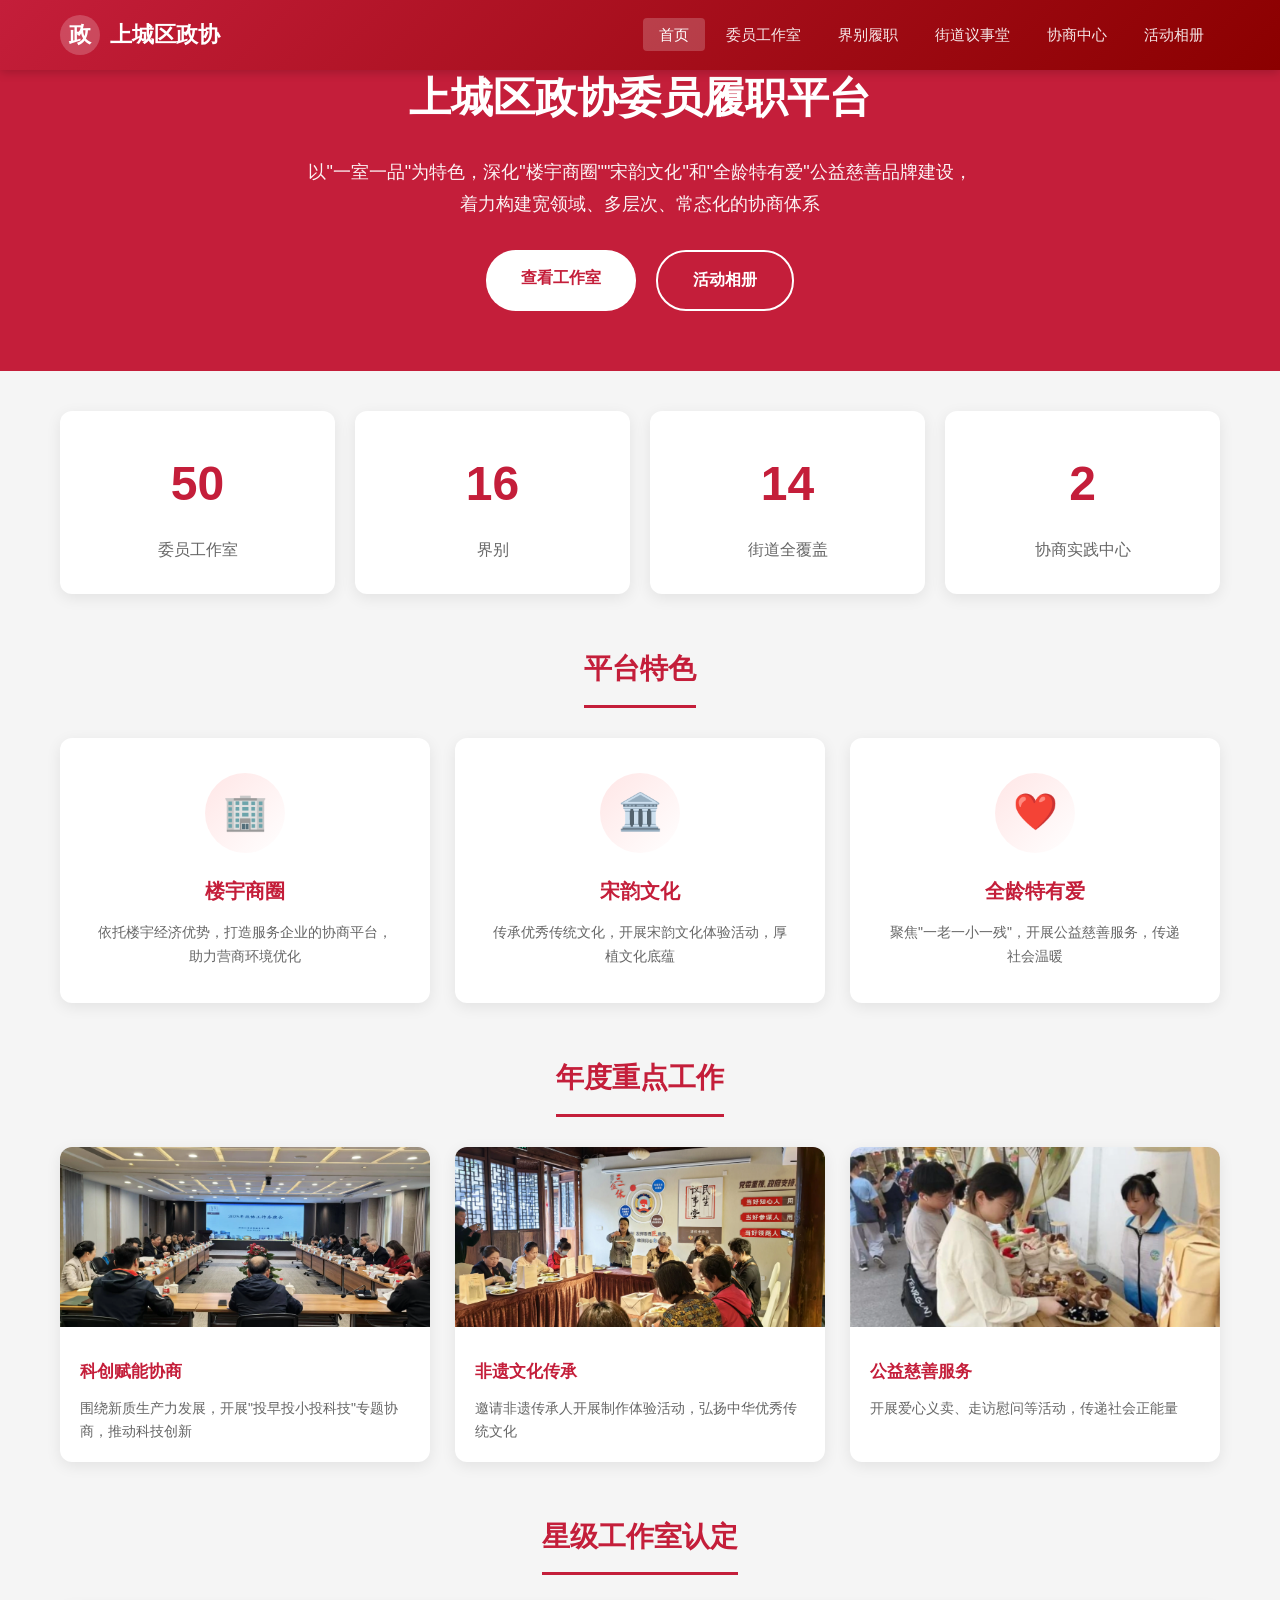
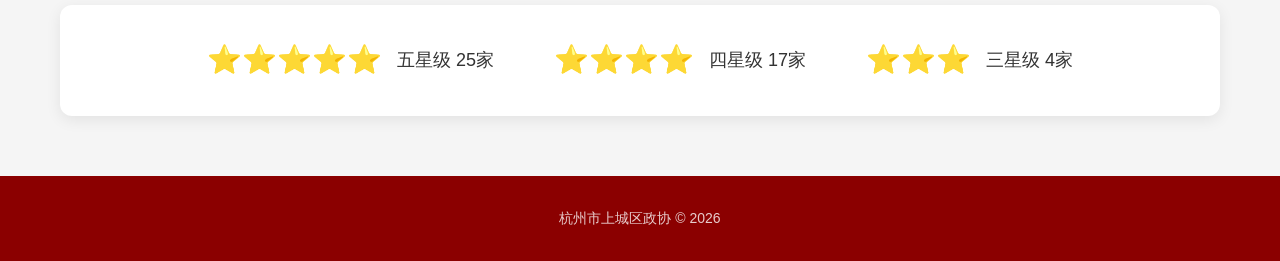
<file: index.html>
<!DOCTYPE html>
<html lang="zh-CN">
<head>
    <meta charset="UTF-8">
    <meta name="viewport" content="width=device-width, initial-scale=1.0">
    <title>上城区政协委员履职平台</title>
    <link rel="stylesheet" href="css/style.css">
    <style>
        body { background: #f5f5f5; }
        .hero { background: linear-gradient(135deg, var(--primary-red) 0%, #c41e3a 100%); color: #fff; padding: 60px 0; text-align: center; }
        .hero h1 { font-size: 42px; margin-bottom: 20px; }
        .hero p { font-size: 18px; opacity: 0.95; max-width: 800px; margin: 0 auto 30px; line-height: 1.8; }
        .hero-btns { display: flex; gap: 20px; justify-content: center; }
        .hero-btns a { padding: 14px 35px; border-radius: 30px; text-decoration: none; font-size: 16px; font-weight: bold; transition: all 0.3s; }
        .btn-white { background: #fff; color: var(--primary-red); }
        .btn-outline { border: 2px solid #fff; color: #fff; }
        .btn-outline:hover { background: rgba(255,255,255,0.2); }
        .stats-grid { display: grid; grid-template-columns: repeat(4, 1fr); gap: 20px; margin: 40px 0; }
        .stat-box { background: #fff; padding: 30px; border-radius: 12px; text-align: center; box-shadow: 0 4px 15px rgba(0,0,0,0.08); }
        .stat-box .num { font-size: 48px; font-weight: bold; color: var(--primary-red); }
        .stat-box .txt { font-size: 16px; color: #666; margin-top: 8px; }
        .section-title { text-align: center; margin: 50px 0 30px; }
        .section-title h2 { color: var(--primary-red); font-size: 28px; display: inline-block; padding-bottom: 10px; border-bottom: 3px solid var(--primary-red); }
        .features { display: grid; grid-template-columns: repeat(3, 1fr); gap: 25px; }
        .feature-card { background: #fff; border-radius: 12px; padding: 35px; text-align: center; box-shadow: 0 4px 15px rgba(0,0,0,0.08); transition: transform 0.3s; }
        .feature-card:hover { transform: translateY(-8px); }
        .feature-icon { width: 80px; height: 80px; background: linear-gradient(135deg, #ffe6e6 0%, #fff 100%); border-radius: 50%; display: flex; align-items: center; justify-content: center; margin: 0 auto 20px; font-size: 36px; }
        .feature-card h3 { color: var(--primary-red); margin-bottom: 12px; font-size: 20px; }
        .feature-card p { color: #666; font-size: 14px; line-height: 1.7; }
        .grid-3 { display: grid; grid-template-columns: repeat(3, 1fr); gap: 25px; }
        .card { background: #fff; border-radius: 12px; overflow: hidden; box-shadow: 0 4px 15px rgba(0,0,0,0.08); transition: transform 0.3s; }
        .card:hover { transform: translateY(-5px); }
        .card img { width: 100%; height: 180px; object-fit: cover; background: #f0f0f0; }
        .card-body { padding: 20px; }
        .card-body h4 { color: var(--primary-red); margin-bottom: 8px; font-size: 17px; }
        .card-body p { color: #666; font-size: 14px; line-height: 1.6; }
        .stars { background: #fff; border-radius: 12px; padding: 30px; display: flex; justify-content: center; gap: 60px; box-shadow: 0 4px 15px rgba(0,0,0,0.08); }
        .star-item { display: flex; align-items: center; gap: 15px; font-size: 18px; color: #333; }
        .star-item span:first-child { font-size: 28px; }
        @media(max-width: 768px) { .stats-grid, .features, .grid-3 { grid-template-columns: 1fr; } .hero h1 { font-size: 28px; } .stars { flex-direction: column; gap: 20px; align-items: center; } }
    </style>
</head>
<body>
    <header class="header">
        <div class="nav-container">
            <div class="logo"><div class="logo-icon">政</div><span>上城区政协</span></div>
            <button class="menu-toggle" onclick="toggleMenu()">☰</button>
            <ul class="nav-links" id="navLinks">
                <li><a href="./index.html" class="active">首页</a></li>
                <li><a href="./studios.html">委员工作室</a></li>
                <li><a href="./circles.html">界别履职</a></li>
                <li><a href="./streets.html">街道议事堂</a></li>
                <li><a href="./center.html">协商中心</a></li>
                <li><a href="./gallery.html">活动相册</a></li>
            </ul>
        </div>
    </header>

    <div class="hero">
        <h1>上城区政协委员履职平台</h1>
        <p>以"一室一品"为特色，深化"楼宇商圈""宋韵文化"和"全龄特有爱"公益慈善品牌建设，<br>着力构建宽领域、多层次、常态化的协商体系</p>
        <div class="hero-btns">
            <a href="./studios.html" class="btn-white">查看工作室</a>
            <a href="./gallery.html" class="btn-outline">活动相册</a>
        </div>
    </div>

    <main class="container" style="max-width: 1200px; margin: 0 auto; padding: 0 20px;">
        <div class="stats-grid">
            <div class="stat-box"><div class="num">50</div><div class="txt">委员工作室</div></div>
            <div class="stat-box"><div class="num">16</div><div class="txt">界别</div></div>
            <div class="stat-box"><div class="num">14</div><div class="txt">街道全覆盖</div></div>
            <div class="stat-box"><div class="num">2</div><div class="txt">协商实践中心</div></div>
        </div>

        <div class="section-title">
            <h2>平台特色</h2>
        </div>
        <div class="features">
            <div class="feature-card">
                <div class="feature-icon">🏢</div>
                <h3>楼宇商圈</h3>
                <p>依托楼宇经济优势，打造服务企业的协商平台，助力营商环境优化</p>
            </div>
            <div class="feature-card">
                <div class="feature-icon">🏛️</div>
                <h3>宋韵文化</h3>
                <p>传承优秀传统文化，开展宋韵文化体验活动，厚植文化底蕴</p>
            </div>
            <div class="feature-card">
                <div class="feature-icon">❤️</div>
                <h3>全龄特有爱</h3>
                <p>聚焦"一老一小一残"，开展公益慈善服务，传递社会温暖</p>
            </div>
        </div>

        <div class="section-title">
            <h2>年度重点工作</h2>
        </div>
        <div class="grid-3">
            <div class="card">
                <img src="./images/studios/5-政协四季青小组委员工作室-市区县三级联动，召开投早投小投科技专题协商会.webp" alt="协商">
                <div class="card-body">
                    <h4>科创赋能协商</h4>
                    <p>围绕新质生产力发展，开展"投早投小投科技"专题协商，推动科技创新</p>
                </div>
            </div>
            <div class="card">
                <img src="./images/studios/6-政协彭埠小组委员工作室-邀请非遗传承人开展非遗制作体验活动.webp" alt="非遗">
                <div class="card-body">
                    <h4>非遗文化传承</h4>
                    <p>邀请非遗传承人开展制作体验活动，弘扬中华优秀传统文化</p>
                </div>
            </div>
            <div class="card">
                <img src="./images/studios/8-社会福利和保障界别委员工作室-残疾人之家的义卖活动.webp" alt="公益">
                <div class="card-body">
                    <h4>公益慈善服务</h4>
                    <p>开展爱心义卖、走访慰问等活动，传递社会正能量</p>
                </div>
            </div>
        </div>

        <div class="section-title">
            <h2>星级工作室认定</h2>
        </div>
        <div class="stars">
            <div class="star-item"><span style="color:#FFD700;">⭐⭐⭐⭐⭐</span><span>五星级 25家</span></div>
            <div class="star-item"><span style="color:#C0C0C0;">⭐⭐⭐⭐</span><span>四星级 17家</span></div>
            <div class="star-item"><span style="color:#CD7F32;">⭐⭐⭐</span><span>三星级 4家</span></div>
        </div>
    </main>

    <footer class="footer"><p>杭州市上城区政协 © 2026</p></footer>
    <script>
        function toggleMenu(){document.getElementById('navLinks').classList.toggle('show');}
    </script>
</body>
</html>
</file>
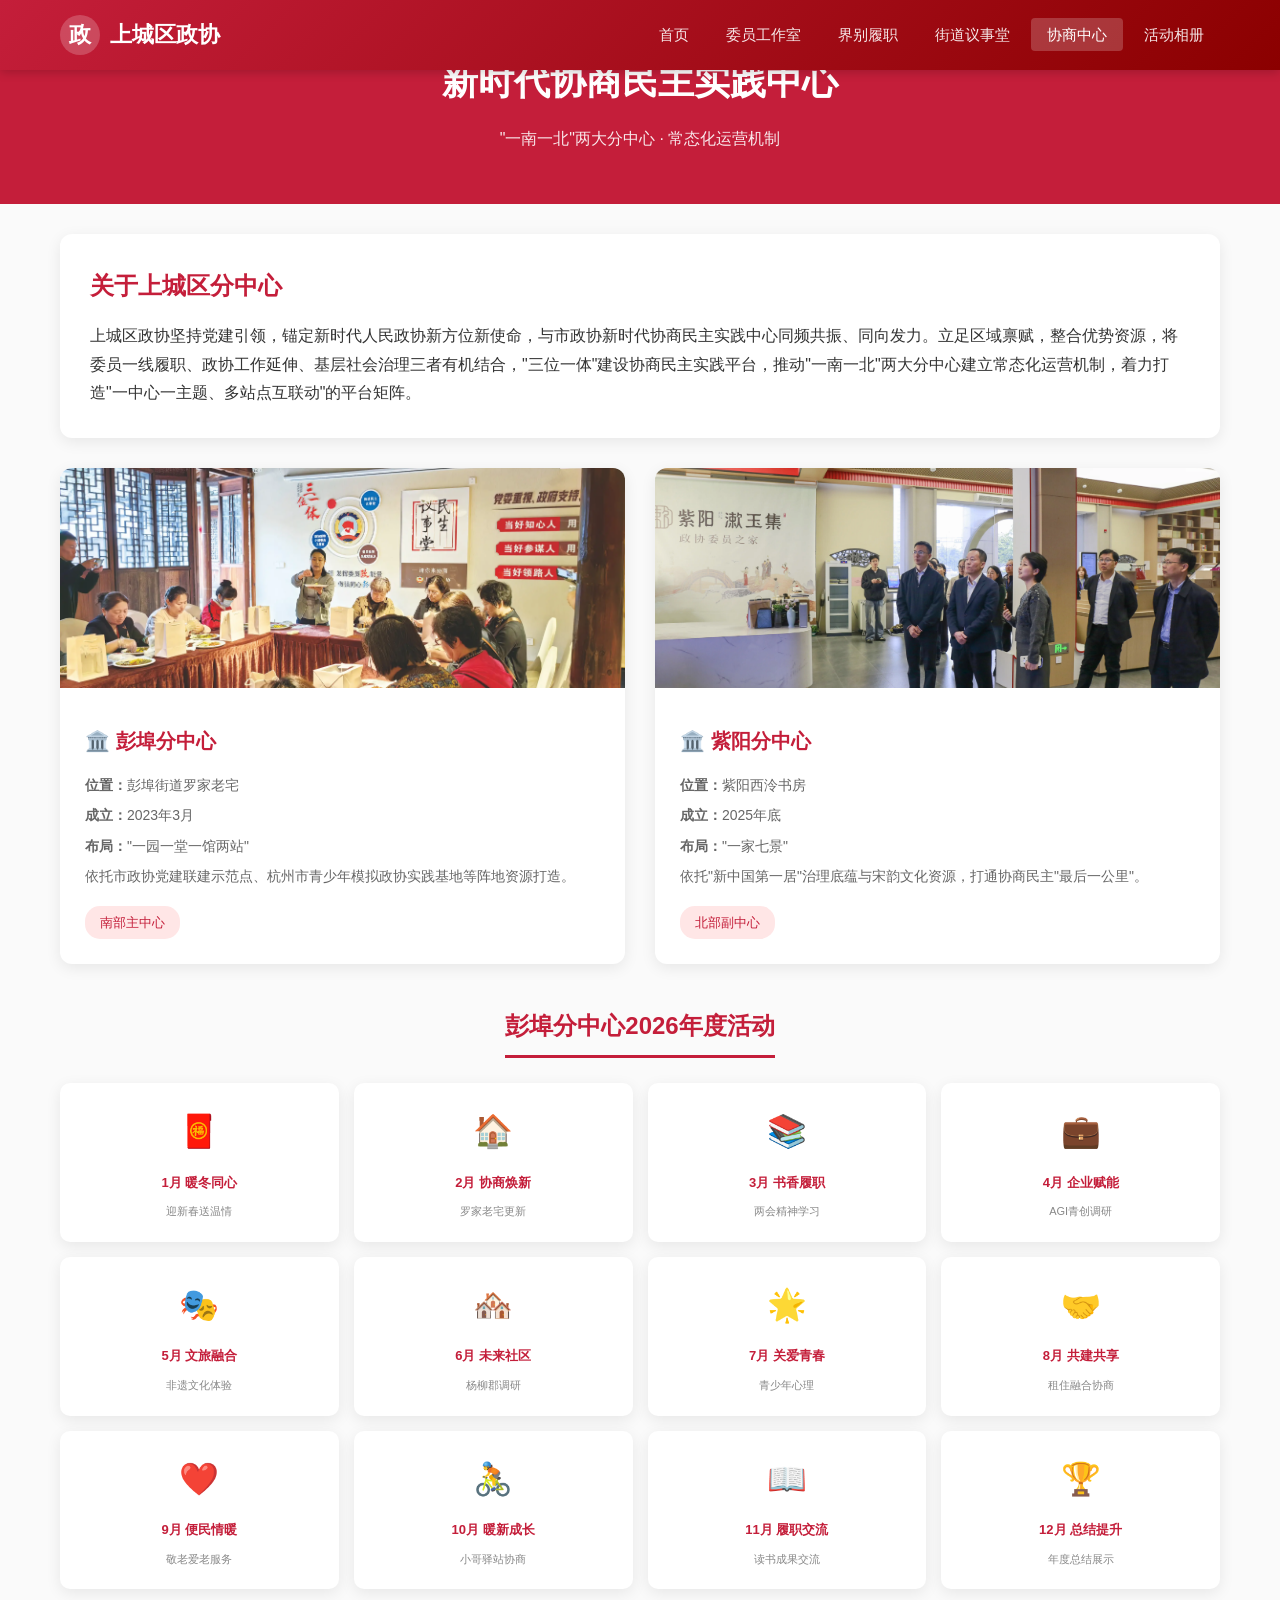
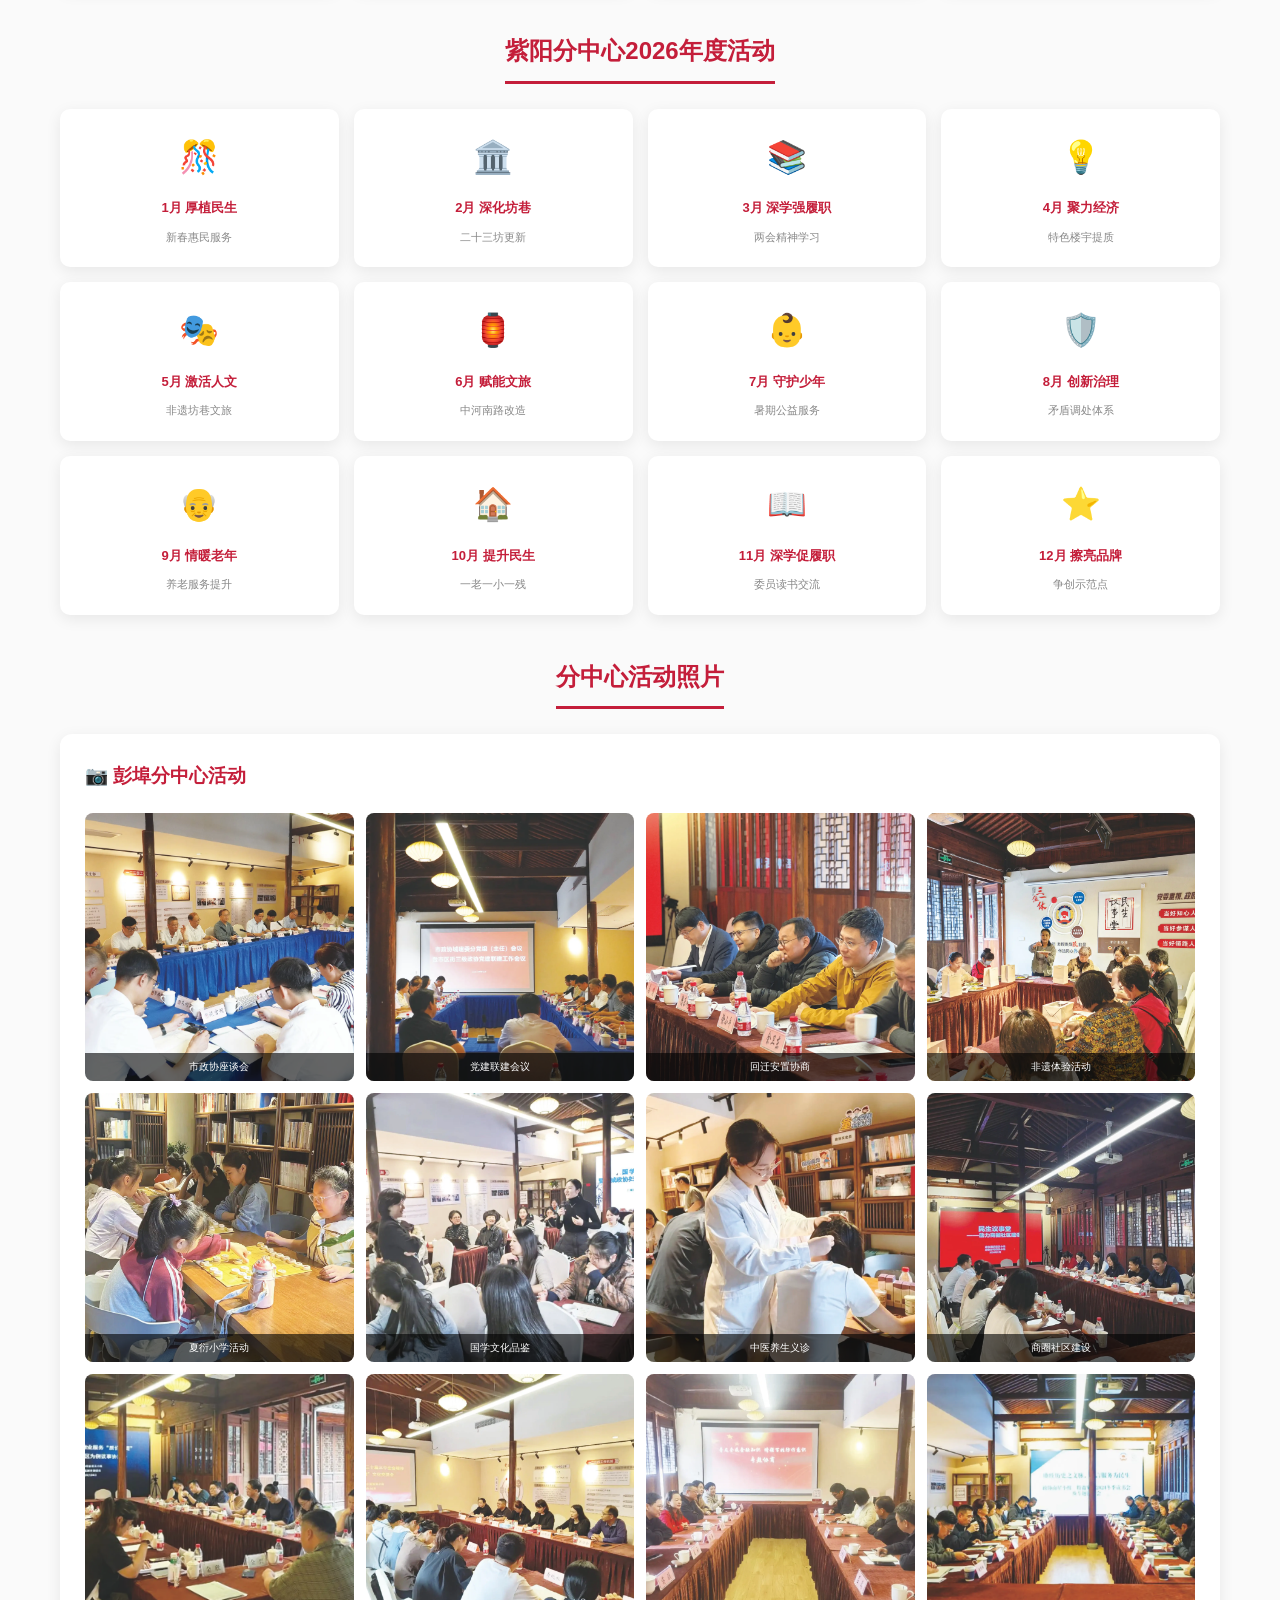
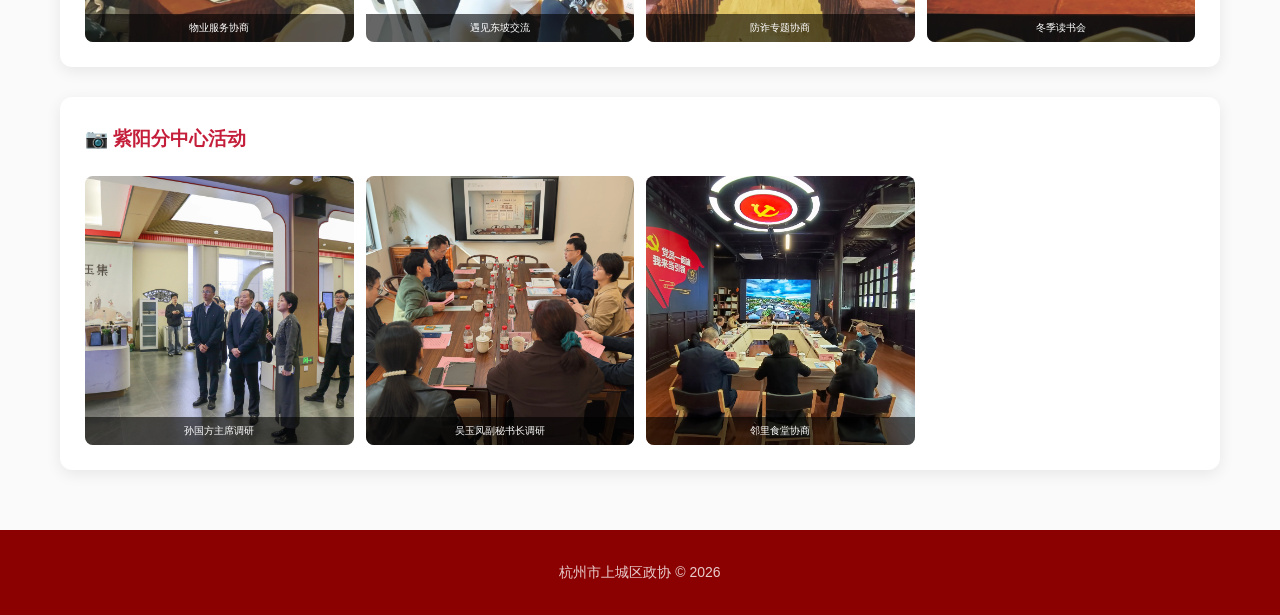
<file: center.html>
<!DOCTYPE html>
<html lang="zh-CN">
<head>
    <meta charset="UTF-8">
    <meta name="viewport" content="width=device-width, initial-scale=1.0">
    <title>协商民主实践中心 - 上城区政协</title>
    <link rel="stylesheet" href="./css/style.css">
    <style>
        .page-header { background: linear-gradient(135deg, var(--primary-red) 0%, #c41e3a 100%); color: #fff; padding: 50px 0; text-align: center; }
        .page-header h1 { font-size: 36px; margin-bottom: 10px; }
        .page-header p { font-size: 16px; opacity: 0.9; }
        .center-intro { background: #fff; border-radius: 12px; padding: 30px; margin: 30px 0; box-shadow: 0 4px 15px rgba(0,0,0,0.08); line-height: 1.8; }
        .two-centers { display: grid; grid-template-columns: repeat(2, 1fr); gap: 30px; margin: 30px 0; }
        .center-card { background: #fff; border-radius: 12px; overflow: hidden; box-shadow: 0 4px 15px rgba(0,0,0,0.08); }
        .center-card img { width: 100%; height: 220px; object-fit: cover; background: #f0f0f0; }
        .center-card .info { padding: 25px; }
        .center-card h3 { color: var(--primary-red); font-size: 20px; margin-bottom: 15px; }
        .center-card p { color: #666; font-size: 14px; margin: 8px 0; line-height: 1.6; }
        .center-card .tag { display: inline-block; background: #ffe6e6; color: var(--primary-red); padding: 5px 15px; border-radius: 15px; font-size: 13px; margin-top: 10px; }
        .section-title { text-align: center; margin: 40px 0 25px; }
        .section-title h2 { color: var(--primary-red); font-size: 24px; display: inline-block; padding-bottom: 8px; border-bottom: 3px solid var(--primary-red); }
        .activity-grid { display: grid; grid-template-columns: repeat(4, 1fr); gap: 15px; }
        .activity-card { background: #fff; border-radius: 10px; padding: 20px; text-align: center; box-shadow: 0 4px 15px rgba(0,0,0,0.08); transition: transform 0.3s; }
        .activity-card:hover { transform: translateY(-5px); }
        .activity-card .emoji { font-size: 32px; margin-bottom: 10px; }
        .activity-card h4 { color: var(--primary-red); font-size: 13px; margin-bottom: 8px; }
        .activity-card p { color: #888; font-size: 11px; }
        .photo-wall { background: #fff; border-radius: 12px; padding: 25px; box-shadow: 0 4px 15px rgba(0,0,0,0.08); }
        .photo-wall h3 { color: var(--primary-red); margin-bottom: 20px; }
        .photo-grid { display: grid; grid-template-columns: repeat(4, 1fr); gap: 12px; }
        .photo-item { border-radius: 8px; overflow: hidden; aspect-ratio: 1; cursor: pointer; background: #f0f0f0; position: relative; }
        .photo-item img { width: 100%; height: 100%; object-fit: cover; transition: transform 0.3s; }
        .photo-item:hover img { transform: scale(1.1); }
        .photo-item span { display: block; padding: 5px; background: rgba(0,0,0,0.6); color: #fff; font-size: 10px; text-align: center; position: absolute; bottom: 0; left: 0; right: 0; }
        @media(max-width: 900px) { .two-centers, .activity-grid, .photo-grid { grid-template-columns: repeat(2, 1fr); } }
        @media(max-width: 600px) { .two-centers, .activity-grid, .photo-grid { grid-template-columns: 1fr; } }
    </style>
</head>
<body>
    <header class="header">
        <div class="nav-container">
            <div class="logo"><div class="logo-icon">政</div><span>上城区政协</span></div>
            <button class="menu-toggle" onclick="toggleMenu()">☰</button>
            <ul class="nav-links" id="navLinks">
                <li><a href="./index.html">首页</a></li>
                <li><a href="./studios.html">委员工作室</a></li>
                <li><a href="./circles.html">界别履职</a></li>
                <li><a href="./streets.html">街道议事堂</a></li>
                <li><a href="./center.html" class="active">协商中心</a></li>
                <li><a href="./gallery.html">活动相册</a></li>
            </ul>
        </div>
    </header>

    <div class="page-header">
        <h1>新时代协商民主实践中心</h1>
        <p>"一南一北"两大分中心 · 常态化运营机制</p>
    </div>

    <main class="container" style="max-width: 1200px; margin: 0 auto; padding: 0 20px;">
        <div class="center-intro">
            <h2 style="color:var(--primary-red);margin-bottom:15px;">关于上城区分中心</h2>
            <p>上城区政协坚持党建引领，锚定新时代人民政协新方位新使命，与市政协新时代协商民主实践中心同频共振、同向发力。立足区域禀赋，整合优势资源，将委员一线履职、政协工作延伸、基层社会治理三者有机结合，"三位一体"建设协商民主实践平台，推动"一南一北"两大分中心建立常态化运营机制，着力打造"一中心一主题、多站点互联动"的平台矩阵。</p>
        </div>

        <div class="two-centers">
            <div class="center-card">
                <img src="./images/center/pengbu/彭埠4-彭埠街道委员小组开展非遗体验活动.webp" alt="彭埠分中心" onerror="this.style.display='none'">
                <div class="info">
                    <h3>🏛️ 彭埠分中心</h3>
                    <p><strong>位置：</strong>彭埠街道罗家老宅</p>
                    <p><strong>成立：</strong>2023年3月</p>
                    <p><strong>布局：</strong>"一园一堂一馆两站"</p>
                    <p>依托市政协党建联建示范点、杭州市青少年模拟政协实践基地等阵地资源打造。</p>
                    <span class="tag">南部主中心</span>
                </div>
            </div>
            <div class="center-card">
                <img src="./images/center/ziyang/紫阳1-区政协孙国方主席赴紫阳分中心调研.webp" alt="紫阳分中心" onerror="this.style.display='none'">
                <div class="info">
                    <h3>🏛️ 紫阳分中心</h3>
                    <p><strong>位置：</strong>紫阳西泠书房</p>
                    <p><strong>成立：</strong>2025年底</p>
                    <p><strong>布局：</strong>"一家七景"</p>
                    <p>依托"新中国第一居"治理底蕴与宋韵文化资源，打通协商民主"最后一公里"。</p>
                    <span class="tag">北部副中心</span>
                </div>
            </div>
        </div>

        <div class="section-title">
            <h2>彭埠分中心2026年度活动</h2>
        </div>
        <div class="activity-grid">
            <div class="activity-card"><div class="emoji">🧧</div><h4>1月 暖冬同心</h4><p>迎新春送温情</p></div>
            <div class="activity-card"><div class="emoji">🏠</div><h4>2月 协商焕新</h4><p>罗家老宅更新</p></div>
            <div class="activity-card"><div class="emoji">📚</div><h4>3月 书香履职</h4><p>两会精神学习</p></div>
            <div class="activity-card"><div class="emoji">💼</div><h4>4月 企业赋能</h4><p>AGI青创调研</p></div>
            <div class="activity-card"><div class="emoji">🎭</div><h4>5月 文旅融合</h4><p>非遗文化体验</p></div>
            <div class="activity-card"><div class="emoji">🏘️</div><h4>6月 未来社区</h4><p>杨柳郡调研</p></div>
            <div class="activity-card"><div class="emoji">🌟</div><h4>7月 关爱青春</h4><p>青少年心理</p></div>
            <div class="activity-card"><div class="emoji">🤝</div><h4>8月 共建共享</h4><p>租住融合协商</p></div>
            <div class="activity-card"><div class="emoji">❤️</div><h4>9月 便民情暖</h4><p>敬老爱老服务</p></div>
            <div class="activity-card"><div class="emoji">🚴</div><h4>10月 暖新成长</h4><p>小哥驿站协商</p></div>
            <div class="activity-card"><div class="emoji">📖</div><h4>11月 履职交流</h4><p>读书成果交流</p></div>
            <div class="activity-card"><div class="emoji">🏆</div><h4>12月 总结提升</h4><p>年度总结展示</p></div>
        </div>

        <div class="section-title">
            <h2>紫阳分中心2026年度活动</h2>
        </div>
        <div class="activity-grid">
            <div class="activity-card"><div class="emoji">🎊</div><h4>1月 厚植民生</h4><p>新春惠民服务</p></div>
            <div class="activity-card"><div class="emoji">🏛️</div><h4>2月 深化坊巷</h4><p>二十三坊更新</p></div>
            <div class="activity-card"><div class="emoji">📚</div><h4>3月 深学强履职</h4><p>两会精神学习</p></div>
            <div class="activity-card"><div class="emoji">💡</div><h4>4月 聚力经济</h4><p>特色楼宇提质</p></div>
            <div class="activity-card"><div class="emoji">🎭</div><h4>5月 激活人文</h4><p>非遗坊巷文旅</p></div>
            <div class="activity-card"><div class="emoji">🏮</div><h4>6月 赋能文旅</h4><p>中河南路改造</p></div>
            <div class="activity-card"><div class="emoji">👶</div><h4>7月 守护少年</h4><p>暑期公益服务</p></div>
            <div class="activity-card"><div class="emoji">🛡️</div><h4>8月 创新治理</h4><p>矛盾调处体系</p></div>
            <div class="activity-card"><div class="emoji">👴</div><h4>9月 情暖老年</h4><p>养老服务提升</p></div>
            <div class="activity-card"><div class="emoji">🏠</div><h4>10月 提升民生</h4><p>一老一小一残</p></div>
            <div class="activity-card"><div class="emoji">📖</div><h4>11月 深学促履职</h4><p>委员读书交流</p></div>
            <div class="activity-card"><div class="emoji">⭐</div><h4>12月 擦亮品牌</h4><p>争创示范点</p></div>
        </div>

        <div class="section-title">
            <h2>分中心活动照片</h2>
        </div>
        <div class="photo-wall">
            <h3>📷 彭埠分中心活动</h3>
            <div class="photo-grid" id="pengbuPhotos"></div>
        </div>
        <div class="photo-wall" style="margin-top:30px;">
            <h3>📷 紫阳分中心活动</h3>
            <div class="photo-grid" id="ziyangPhotos"></div>
        </div>
    </main>

    <div id="previewModal" style="display:none; position:fixed; top:0; left:0; right:0; bottom:0; background:rgba(0,0,0,0.9); z-index:2000; justify-content:center; align-items:center;" onclick="closePreview()">
        <span style="position:absolute; top:20px; right:30px; color:#fff; font-size:40px; cursor:pointer;">&times;</span>
        <img id="previewImg" style="max-width:90%; max-height:90%; border-radius:8px;">
        <p id="previewText" style="position:absolute; bottom:30px; left:50%; transform:translateX(-50%); color:#fff; font-size:16px; text-align:center;"></p>
    </div>

    <footer class="footer"><p>杭州市上城区政协 © 2026</p></footer>

    <script>
        function toggleMenu(){document.getElementById('navLinks').classList.toggle('show');}
        
        const pengbuPhotos = [
            {src:"./images/center/pengbu/彭埠1-市政协新时代协商民主实践中心矩阵建设座谈会在实践中心上城区分中心召开，市政协毛溪浩副主席参加.webp", title:"市政协座谈会"},
            {src:"./images/center/pengbu/彭埠2-市区街三级政协党建联建工作会议在彭埠分中心召开.webp", title:"党建联建会议"},
            {src:"./images/center/pengbu/彭埠3-彭埠街道委员小组开展A圆梦安居，助力街道回迁安置A民生议事堂专题协商.webp", title:"回迁安置协商"},
            {src:"./images/center/pengbu/彭埠4-彭埠街道委员小组开展非遗体验活动.webp", title:"非遗体验活动"},
            {src:"./images/center/pengbu/彭埠5-联盟单位夏衍小学开展棋类比赛.webp", title:"夏衍小学活动"},
            {src:"./images/center/pengbu/彭埠6-妇联界别举办国学文化品鉴暨界别调研总结会.webp", title:"国学文化品鉴"},
            {src:"./images/center/pengbu/彭埠7-共青团、青联界别，工商联界别，科技、科协界别和彭埠街道委员小组联合举办中医养生专题讲座及义诊服务活动.webp", title:"中医养生义诊"},
            {src:"./images/center/pengbu/彭埠8-湖滨街道委员小组开展A助推商圈社区建设A民生议事堂活动.webp", title:"商圈社区建设"},
            {src:"./images/center/pengbu/彭埠9-清波街道委员小组、无党派界别开展清波街道老旧小区物业服务A质价双提A议事协商活动.webp", title:"物业服务协商"},
            {src:"./images/center/pengbu/彭埠10-小营街道委员小组举办A遇见东坡A交流会.webp", title:"遇见东坡交流"},
            {src:"./images/center/pengbu/彭埠11-望江街道委员小组开展A普及全民金融知识增强百姓防诈意识A专题协商活动.webp", title:"防诈专题协商"},
            {src:"./images/center/pengbu/彭埠12-南星街道委员小组携手特邀界别举办A赓续历史之文脉，建言服务为民生A冬季读书会及专题协商会.webp", title:"冬季读书会"}
        ];
        
        const ziyangPhotos = [
            {src:"./images/center/ziyang/紫阳1-区政协孙国方主席赴紫阳分中心调研.webp", title:"孙国方主席调研"},
            {src:"./images/center/ziyang/紫阳2-市政协吴玉凤副秘书长调研紫阳分中心建设工作.webp", title:"吴玉凤副秘书长调研"},
            {src:"./images/center/ziyang/紫阳3-紫阳上羊实践点开展A推动邻里食堂智能化A专题协商会.webp", title:"邻里食堂协商"}
        ];
        
        document.getElementById('pengbuPhotos').innerHTML = pengbuPhotos.map(p => `
            <div class="photo-item" onclick="previewImage('${p.src}', '${p.title}')">
                <img src="${p.src}" alt="${p.title}" onerror="this.style.display='none'">
                <span>${p.title}</span>
            </div>
        `).join('');
        
        document.getElementById('ziyangPhotos').innerHTML = ziyangPhotos.map(p => `
            <div class="photo-item" onclick="previewImage('${p.src}', '${p.title}')">
                <img src="${p.src}" alt="${p.title}" onerror="this.style.display='none'">
                <span>${p.title}</span>
            </div>
        `).join('');
        
        function previewImage(src, title) {
            document.getElementById('previewImg').src = src;
            document.getElementById('previewText').textContent = title;
            document.getElementById('previewModal').style.display = 'flex';
        }
        
        function closePreview() {
            document.getElementById('previewModal').style.display = 'none';
        }
    </script>
</body>
</html>
</file>
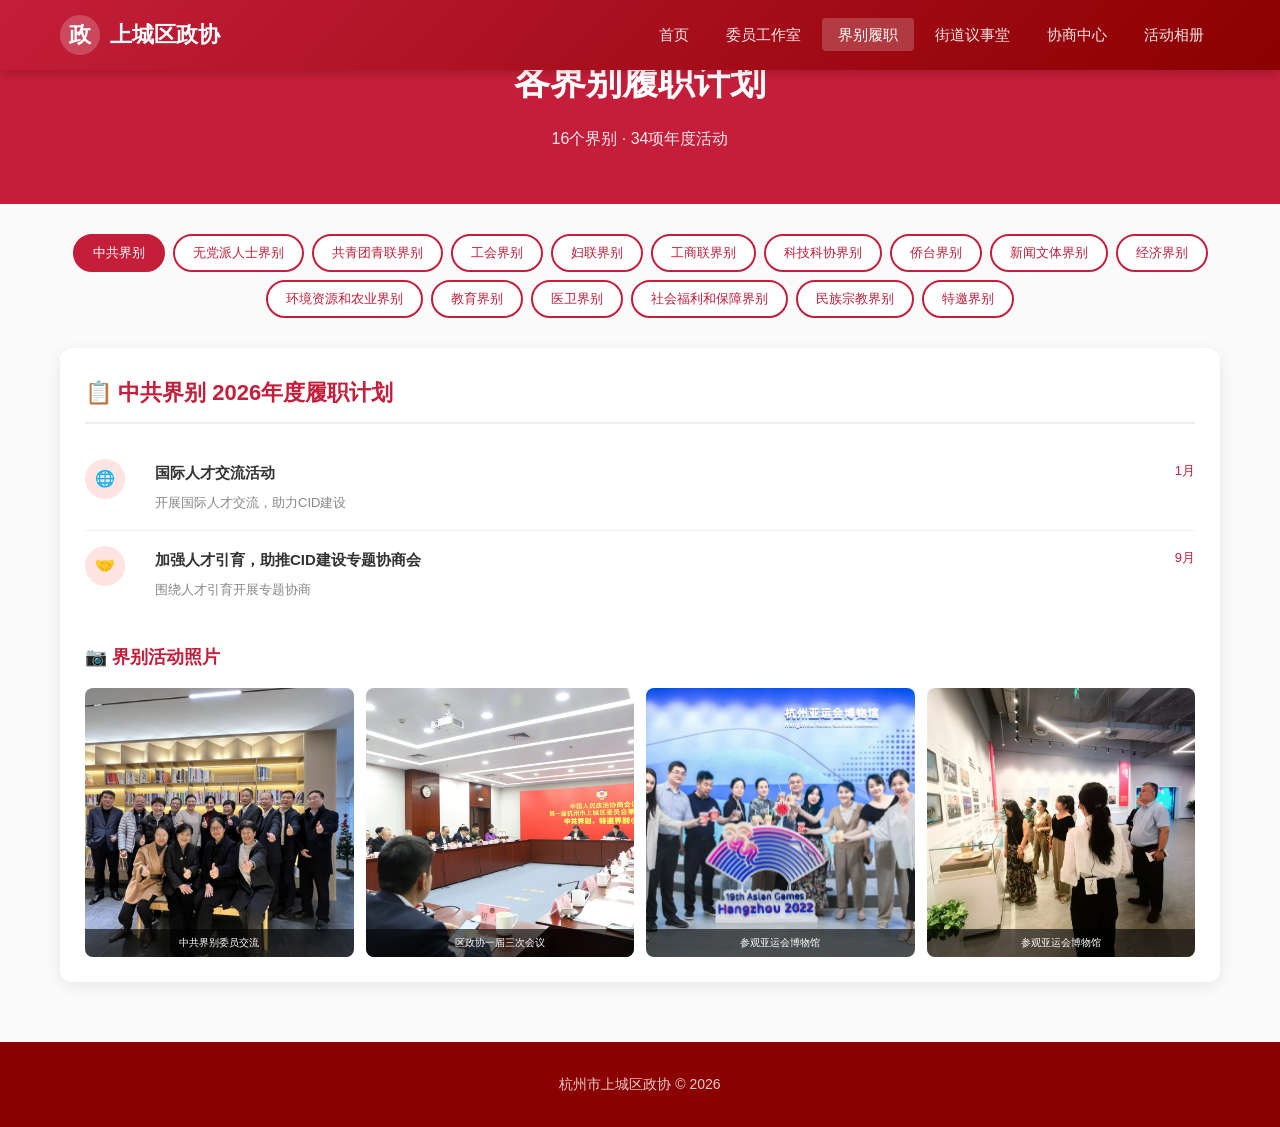
<file: circles.html>
<!DOCTYPE html>
<html lang="zh-CN">
<head>
    <meta charset="UTF-8">
    <meta name="viewport" content="width=device-width, initial-scale=1.0">
    <title>界别履职 - 上城区政协</title>
    <link rel="stylesheet" href="./css/style.css">
    <style>
        .page-header { background: linear-gradient(135deg, var(--primary-red) 0%, #c41e3a 100%); color: #fff; padding: 50px 0; text-align: center; }
        .page-header h1 { font-size: 36px; margin-bottom: 10px; }
        .page-header p { font-size: 16px; opacity: 0.9; }
        .circle-tabs { display: flex; gap: 8px; margin: 30px 0; flex-wrap: wrap; justify-content: center; }
        .circle-tabs button { padding: 8px 18px; border: 2px solid var(--primary-red); background: #fff; color: var(--primary-red); border-radius: 20px; cursor: pointer; font-size: 13px; transition: all 0.3s; }
        .circle-tabs button.active, .circle-tabs button:hover { background: var(--primary-red); color: #fff; }
        .circle-content { background: #fff; border-radius: 12px; padding: 25px; box-shadow: 0 4px 15px rgba(0,0,0,0.08); }
        .circle-content h2 { color: var(--primary-red); font-size: 22px; margin-bottom: 20px; padding-bottom: 10px; border-bottom: 2px solid #eee; }
        .activity-list { list-style: none; padding: 0; margin: 0; }
        .activity-list li { display: flex; align-items: flex-start; padding: 15px 0; border-bottom: 1px solid #f0f0f0; }
        .activity-list li:last-child { border-bottom: none; }
        .activity-list .icon { width: 40px; height: 40px; background: var(--light-red); border-radius: 50%; display: flex; align-items: center; justify-content: center; margin-right: 15px; flex-shrink: 0; }
        .activity-list .content { flex: 1; }
        .activity-list h4 { color: #333; font-size: 15px; margin-bottom: 5px; }
        .activity-list p { color: #888; font-size: 13px; margin: 0; }
        .activity-list .time { color: var(--primary-red); font-size: 13px; white-space: nowrap; margin-left: 15px; }
        .photo-section { margin-top: 25px; }
        .photo-section h3 { color: var(--primary-red); font-size: 18px; margin-bottom: 15px; }
        .photo-grid { display: grid; grid-template-columns: repeat(4, 1fr); gap: 12px; }
        .photo-item { border-radius: 8px; overflow: hidden; aspect-ratio: 1; cursor: pointer; background: #f0f0f0; position: relative; }
        .photo-item img { width: 100%; height: 100%; object-fit: cover; transition: transform 0.3s; }
        .photo-item:hover img { transform: scale(1.1); }
        .photo-item span { display: block; padding: 5px; background: rgba(0,0,0,0.6); color: #fff; font-size: 10px; text-align: center; position: absolute; bottom: 0; left: 0; right: 0; }
        @media(max-width: 900px) { .photo-grid { grid-template-columns: repeat(3, 1fr); } }
        @media(max-width: 600px) { .photo-grid { grid-template-columns: repeat(2, 1fr); } }
    </style>
</head>
<body>
    <header class="header">
        <div class="nav-container">
            <div class="logo"><div class="logo-icon">政</div><span>上城区政协</span></div>
            <button class="menu-toggle" onclick="toggleMenu()">☰</button>
            <ul class="nav-links" id="navLinks">
                <li><a href="./index.html">首页</a></li>
                <li><a href="./studios.html">委员工作室</a></li>
                <li><a href="./circles.html" class="active">界别履职</a></li>
                <li><a href="./streets.html">街道议事堂</a></li>
                <li><a href="./center.html">协商中心</a></li>
                <li><a href="./gallery.html">活动相册</a></li>
            </ul>
        </div>
    </header>

    <div class="page-header">
        <h1>各界别履职计划</h1>
        <p>16个界别 · 34项年度活动</p>
    </div>

    <main class="container" style="max-width: 1200px; margin: 0 auto; padding: 0 20px;">
        <div class="circle-tabs" id="circleTabs"></div>
        <div class="circle-content" id="circleContent"></div>
    </main>

    <div id="previewModal" style="display:none; position:fixed; top:0; left:0; right:0; bottom:0; background:rgba(0,0,0,0.9); z-index:2000; justify-content:center; align-items:center;" onclick="closePreview()">
        <span style="position:absolute; top:20px; right:30px; color:#fff; font-size:40px; cursor:pointer;">&times;</span>
        <img id="previewImg" style="max-width:90%; max-height:90%; border-radius:8px;">
        <p id="previewText" style="position:absolute; bottom:30px; left:50%; transform:translateX(-50%); color:#fff; font-size:16px; text-align:center;"></p>
    </div>

    <footer class="footer"><p>杭州市上城区政协 © 2026</p></footer>

    <script>
        function toggleMenu(){document.getElementById('navLinks').classList.toggle('show');}
        
        const circlesData = {
            "中共界别": {
                activities: [
                    {icon:"🌐", title:"国际人才交流活动", desc:"开展国际人才交流，助力CID建设", time:"1月"},
                    {icon:"🤝", title:"加强人才引育，助推CID建设专题协商会", desc:"围绕人才引育开展专题协商", time:"9月"}
                ],
                photos: [
                    {src:"./images/circles/2022.12.06 中共界别委员交流活动.webp", title:"中共界别委员交流"},
                    {src:"./images/circles/2024.02.02 区政协一届三次会议中共界别小组讨论会.webp", title:"区政协一届三次会议"},
                    {src:"./images/circles/2023年8月，参观亚运会博物馆.webp", title:"参观亚运会博物馆"},
                    {src:"./images/circles/2023年8月，参观亚运会博物馆2.webp", title:"参观亚运会博物馆"}
                ]
            },
            "无党派人士界别": {
                activities: [
                    {icon:"👩", title:"她力量在路上主题沙龙", desc:"与新就业女性共庆妇女节主题沙龙", time:"3月"},
                    {icon:"🎁", title:"界别委员公益惠民活动", desc:"界别委员公益惠民活动", time:"5月"},
                    {icon:"📋", title:"无党派界别协商议事会", desc:"界别协商议事会", time:"9月"}
                ],
                photos: [
                    {src:"./images/circles/无党派界别赴区司法局调研涉外法律服务有关工作 .webp", title:"调研涉外法律服务"},
                    {src:"./images/circles/范国良副主席参加无党派界别A洞悉当前宏观经济态势与战略投资机遇A主题分享活动.webp", title:"宏观经济主题分享"},
                    {src:"./images/circles/主体培训班合影.webp", title:"主体培训班合影"},
                    {src:"./images/circles/IMG_20240315_085702.webp", title:"界别活动"},
                    {src:"./images/circles/WechatIMG31.webp", title:"界别交流活动"}
                ]
            },
            "共青团青联界别": {
                activities: [
                    {icon:"🧧", title:"送福送春联活动", desc:"送福送春联惠民服务", time:"1月"},
                    {icon:"📚", title:"书香润初心青年话担当读书交流会", desc:"读书交流会", time:"4月"}
                ],
                photos: [
                    {src:"./images/circles/IMG20240527105848.webp", title:"共青团青联活动"},
                    {src:"./images/circles/IMG20240527161315.webp", title:"共青团青联活动"},
                    {src:"./images/circles/IMG20240527170959.webp", title:"共青团青联活动"},
                    {src:"./images/circles/WechatIMG33.webp", title:"界别活动"}
                ]
            },
            "工会界别": {
                activities: [
                    {icon:"🔨", title:"铜韵传承锻打时光铜雕艺术体验日", desc:"铜雕艺术体验日活动", time:"4月"},
                    {icon:"🚶", title:"上城区职工毅行活动", desc:"职工毅行活动", time:"4月"}
                ],
                photos: [
                    {src:"./images/circles/5月25日2024年上城区职工毅行大会.webp", title:"职工毅行大会"},
                    {src:"./images/circles/5月25日2024年上城区职工毅行大会2.webp", title:"职工毅行大会"},
                    {src:"./images/circles/2024年5月6日 上工大讲堂.webp", title:"上工大讲堂"}
                ]
            },
            "妇联界别": {
                activities: [
                    {icon:"🏛️", title:"品宋韵话传承谋创新文化专题活动", desc:"宋韵文化专题活动", time:"5月"},
                    {icon:"💰", title:"金融赋能发展协商会", desc:"金融赋能发展协商会", time:"9月"}
                ],
                photos: [
                    {src:"./images/circles/妇联界别开展A品宋韵文化  做精致丽人A三八节活动.webp", title:"品宋韵文化活动"},
                    {src:"./images/circles/妇联界别调研牵头人高艳霞带队调研白马庄巾帼共富工坊，为调研报告积累素材.webp", title:"调研巾帼共富工坊"},
                    {src:"./images/circles/妇联界别召集人吕仕琼开展A七一A慰问.webp", title:"七一慰问"},
                    {src:"./images/circles/政协一届三次会议，妇联界别民宗界别合影.webp", title:"两会界别合影"}
                ]
            },
            "工商联界别": {
                activities: [
                    {icon:"📊", title:"营商环境专项调研协商", desc:"营商环境专项调研协商", time:"7月"},
                    {icon:"🏢", title:"委员企业现代治理互学活动", desc:"委员企业现代治理互学", time:"12月"}
                ],
                photos: [
                    {src:"./images/circles/现场调研湖滨步行街营商环境提升项目.webp", title:"调研营商环境"},
                    {src:"./images/circles/与商户开展座谈.webp", title:"商户座谈"},
                    {src:"./images/circles/深圳浙江商会考察钱二图片.webp", title:"深圳浙江商会考察"}
                ]
            },
            "科技科协界别": {
                activities: [
                    {icon:"💻", title:"开展关于推进OPC发展的调研", desc:"推进OPC发展调研", time:"3月"},
                    {icon:"🚀", title:"科创融合协商会", desc:"加快推进科技创新和产业创新深度融合协商会", time:"10月"}
                ],
                photos: [
                    {src:"./images/circles/组织民企500强部分人员参观考察钱二.webp", title:"民企500强考察"},
                    {src:"./images/circles/IMG_0853.HEIC.webp", title:"科技界别活动"}
                ]
            },
            "侨台界别": {
                activities: [
                    {icon:"🤖", title:"侨助发展AI赋能经济活动", desc:"走进群核科技", time:"4月"},
                    {icon:"🌏", title:"融通世界文化互鉴活动", desc:"文化互鉴活动", time:"6月"},
                    {icon:"📋", title:"侨助发展专题协商会", desc:"侨助发展专题协商", time:"9月"}
                ],
                photos: [
                    {src:"./images/circles/现场调研德寿宫附近停车泊位情况.webp", title:"调研德寿宫"},
                    {src:"./images/circles/针对德寿宫周边一件事情况进行座谈.webp", title:"德寿宫座谈"},
                    {src:"./images/circles/mmexport1711700143984.webp", title:"侨台界别活动"}
                ]
            },
            "新闻文体界别": {
                activities: [
                    {icon:"📰", title:"上城区人文经济创新发展专题协商会", desc:"人文经济创新发展协商", time:"8月"},
                    {icon:"🎨", title:"宋韵文化两创交流分享活动", desc:"宋韵文化两创交流", time:"10月"}
                ],
                photos: [
                    {src:"./images/circles/IMG_20240531_160417.webp", title:"新闻文体活动"},
                    {src:"./images/circles/IMG_20240618_095251.webp", title:"新闻文体活动"}
                ]
            },
            "经济界别": {
                activities: [
                    {icon:"📈", title:"开局十五五经济高质量发展专题协商会", desc:"经济高质量发展协商", time:"4月"},
                    {icon:"🔬", title:"创新高地专题调研活动", desc:"创新高地专题调研", time:"9月"}
                ],
                photos: [
                    {src:"./images/circles/42e4ebbcbe8d12cf29a4876baecaca2a.webp", title:"经济界别活动"},
                    {src:"./images/circles/619ee9289835d103c435f174c1e0cff.webp", title:"经济界别活动"}
                ]
            },
            "环境资源和农业界别": {
                activities: [
                    {icon:"🌿", title:"城村共生绿美共富分享会", desc:"城乡融合体验实践分享", time:"4月"},
                    {icon:"🏙️", title:"城市更新盘活存量建筑协商会", desc:"城市更新盘活存量建筑协商", time:"10月"}
                ],
                photos: [
                    {src:"./images/circles/353cd94f8a4dc02a2e821a5ba8ab043.webp", title:"环境资源活动"},
                    {src:"./images/circles/3f7343aec8231bde22a668a4e17d149a.webp", title:"环境资源活动"},
                    {src:"./images/circles/2f41c28d4b53804fb60bb6ef196c54a4.webp", title:"环境资源活动"},
                    {src:"./images/circles/82cf6d0fbeb3c41a443b837ff9927617.webp", title:"环境资源活动"}
                ]
            },
            "教育界别": {
                activities: [
                    {icon:"👦", title:"青少年模拟政协委员活动", desc:"青少年模拟政协活动", time:"9月"},
                    {icon:"📋", title:"教育系统政协委员座谈会", desc:"教育系统委员座谈", time:"11月"}
                ],
                photos: [
                    {src:"./images/circles/WechatIMG32.webp", title:"教育界别活动"},
                    {src:"./images/circles/IMG_2126.webp", title:"教育界别活动"}
                ]
            },
            "医卫界别": {
                activities: [
                    {icon:"🏥", title:"界别委员惠民健体服务", desc:"名中医讲座、适宜技术应用、义诊", time:"5月"},
                    {icon:"📋", title:"医卫界别协商议事会", desc:"医卫界别协商议事", time:"9月"}
                ],
                photos: [
                    {src:"./images/circles/mmexport1711702029812.webp", title:"医卫界别活动"},
                    {src:"./images/circles/mmexport1717153124428.webp", title:"医卫界别活动"},
                    {src:"./images/circles/mmexport1717153126963.webp", title:"医卫界别活动"},
                    {src:"./images/circles/mmexport1717153128393.webp", title:"医卫界别活动"}
                ]
            },
            "社会福利和保障界别": {
                activities: [
                    {icon:"❤️", title:"爱心服务活动", desc:"爱心志愿服务", time:"6月"},
                    {icon:"🎁", title:"爱心义卖活动", desc:"爱心义卖活动", time:"11月"}
                ],
                photos: [
                    {src:"./images/circles/联动邵逸夫医院，开展A以爱之名A等残疾人画展及手工艺品义卖活动.webp", title:"残疾人画展义卖"},
                    {src:"./images/circles/社会福利和保障界别委员联系界别群众参加党纪学习教育.webp", title:"党纪学习教育"},
                    {src:"./images/circles/区政府副主席范国良与政协委员参观社会福利和保障界别委员工作室.webp", title:"参观委员工作室"}
                ]
            },
            "民族宗教界别": {
                activities: [
                    {icon:"❤️", title:"红十字会博爱周市集", desc:"博爱周市集活动", time:"5月"},
                    {icon:"🏠", title:"居民楼外立面整治协调会", desc:"外立面整治协调", time:"8月"}
                ],
                photos: [
                    {src:"./images/circles/参加老旧小区物业提质协商议事.webp", title:"物业提质协商"},
                    {src:"./images/circles/db8232e0c5d40a94e9fbcf8c9dfaee8.webp", title:"民宗界别活动"}
                ]
            },
            "特邀界别": {
                activities: [
                    {icon:"♻️", title:"区垃圾分类工作专题协商", desc:"垃圾分类工作协商", time:"5月"},
                    {icon:"🛣️", title:"城市道路健康体检观察主题活动", desc:"道路健康体检活动", time:"9月"}
                ],
                photos: [
                    {src:"./images/circles/范国良副主席为老字号工作室揭牌.webp", title:"老字号工作室揭牌"},
                    {src:"./images/circles/开展读书会.webp", title:"读书会活动"},
                    {src:"./images/circles/重阳节开展为老服务.webp", title:"重阳节为老服务"},
                    {src:"./images/circles/2024.02.02 区政协一届三次会议中共界别小组讨论会.webp", title:"两会界别讨论"}
                ]
            }
        };
        
        function renderTabs() {
            const tabs = document.getElementById('circleTabs');
            Object.keys(circlesData).forEach((name, i) => {
                const btn = document.createElement('button');
                btn.textContent = name;
                btn.onclick = () => showCircle(name, btn);
                if (i === 0) btn.classList.add('active');
                tabs.appendChild(btn);
            });
        }
        
        function showCircle(name, btn) {
            document.querySelectorAll('.circle-tabs button').forEach(b => b.classList.remove('active'));
            btn.classList.add('active');
            
            const data = circlesData[name];
            let html = `<h2>📋 ${name} 2026年度履职计划</h2>`;
            html += '<ul class="activity-list">';
            data.activities.forEach(a => {
                html += `<li><div class="icon">${a.icon}</div><div class="content"><h4>${a.title}</h4><p>${a.desc}</p></div><span class="time">${a.time}</span></li>`;
            });
            html += '</ul>';
            
            if (data.photos && data.photos.length > 0) {
                html += '<div class="photo-section"><h3>📷 界别活动照片</h3><div class="photo-grid">';
                data.photos.forEach(p => {
                    html += `<div class="photo-item" onclick="previewImage('${p.src}', '${p.title}')">
                        <img src="${p.src}" alt="${p.title}" onerror="this.style.display='none'">
                        <span>${p.title}</span>
                    </div>`;
                });
                html += '</div></div>';
            }
            
            document.getElementById('circleContent').innerHTML = html;
        }
        
        function previewImage(src, title) {
            document.getElementById('previewImg').src = src;
            document.getElementById('previewText').textContent = title;
            document.getElementById('previewModal').style.display = 'flex';
        }
        
        function closePreview() {
            document.getElementById('previewModal').style.display = 'none';
        }
        
        renderTabs();
        showCircle(Object.keys(circlesData)[0], document.querySelector('.circle-tabs button'));
    </script>
</body>
</html>
</file>
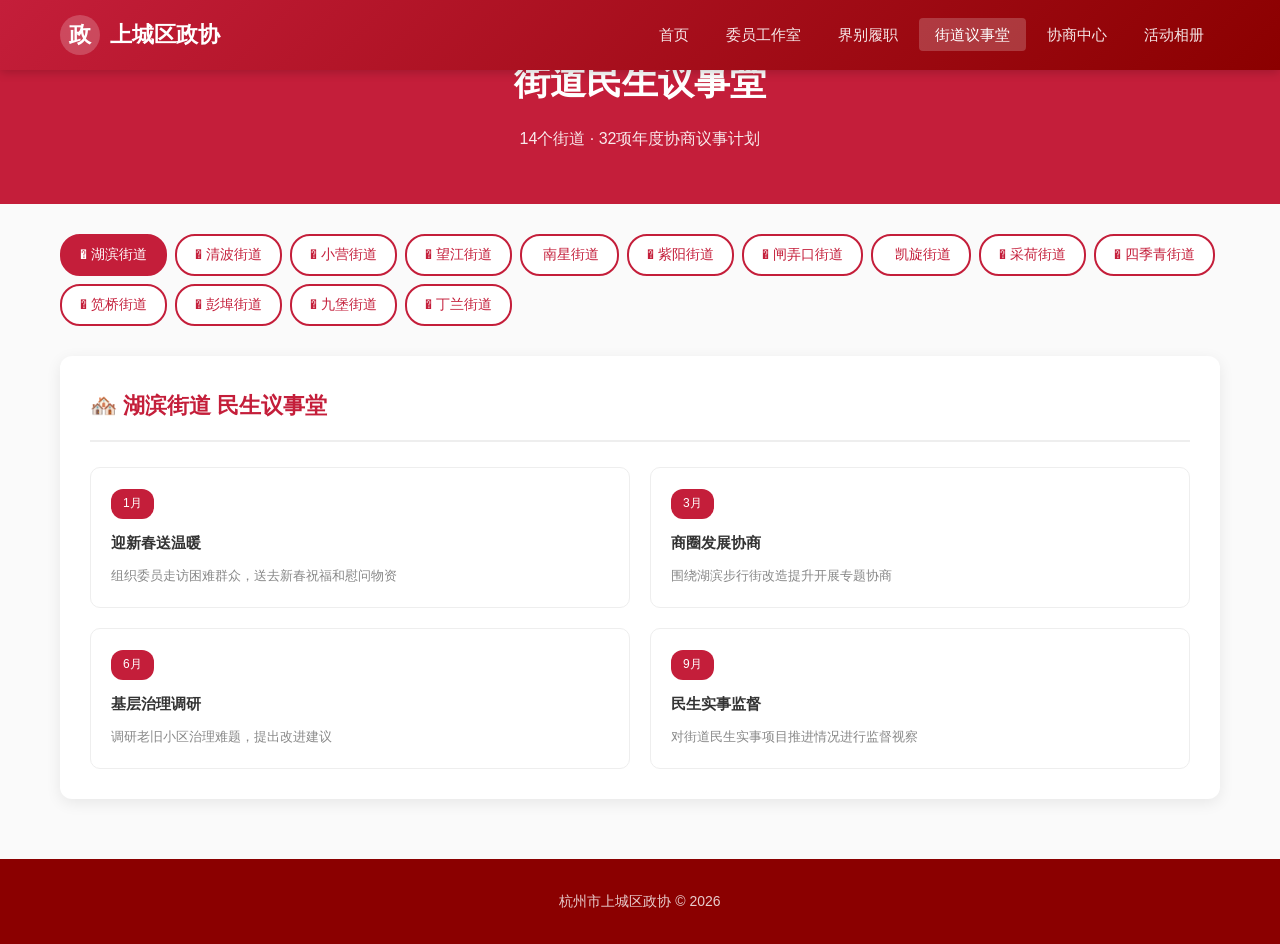
<file: streets.html>
<!DOCTYPE html>
<html lang="zh-CN">
<head>
    <meta charset="UTF-8">
    <meta name="viewport" content="width=device-width, initial-scale=1.0">
    <title>街道议事堂 - 上城区政协</title>
    <link rel="stylesheet" href="./css/style.css">
    <style>
        .page-header { background: linear-gradient(135deg, var(--primary-red) 0%, #c41e3a 100%); color: #fff; padding: 50px 0; text-align: center; }
        .page-header h1 { font-size: 36px; margin-bottom: 10px; }
        .page-header p { font-size: 16px; opacity: 0.9; }
        .street-tabs { display: flex; gap: 8px; margin: 30px 0; flex-wrap: wrap; }
        .street-tabs button { padding: 10px 18px; border: 2px solid var(--primary-red); background: #fff; color: var(--primary-red); border-radius: 20px; cursor: pointer; font-size: 14px; transition: all 0.3s; }
        .street-tabs button.active, .street-tabs button:hover { background: var(--primary-red); color: #fff; }
        .street-content { background: #fff; border-radius: 12px; padding: 30px; box-shadow: 0 4px 15px rgba(0,0,0,0.08); }
        .street-content h3 { color: var(--primary-red); margin-bottom: 25px; font-size: 22px; padding-bottom: 15px; border-bottom: 2px solid #eee; }
        .topic-list { display: grid; grid-template-columns: repeat(2, 1fr); gap: 20px; }
        .topic-card { border: 1px solid #eee; border-radius: 10px; padding: 20px; transition: all 0.3s; }
        .topic-card:hover { border-color: var(--primary-red); box-shadow: 0 4px 15px rgba(0,0,0,0.08); }
        .topic-month { background: var(--primary-red); color: #fff; display: inline-block; padding: 4px 12px; border-radius: 12px; font-size: 12px; margin-bottom: 10px; }
        .topic-card h4 { color: #333; font-size: 15px; margin-bottom: 8px; }
        .topic-card p { color: #888; font-size: 13px; }
        @media(max-width: 768px) { .topic-list { grid-template-columns: 1fr; } }
    </style>
</head>
<body>
    <header class="header">
        <div class="nav-container">
            <div class="logo"><div class="logo-icon">政</div><span>上城区政协</span></div>
            <button class="menu-toggle" onclick="toggleMenu()">☰</button>
            <ul class="nav-links" id="navLinks">
                <li><a href="./index.html">首页</a></li>
                <li><a href="./studios.html">委员工作室</a></li>
                <li><a href="./circles.html">界别履职</a></li>
                <li><a href="./streets.html" class="active">街道议事堂</a></li>
                <li><a href="./center.html">协商中心</a></li>
                <li><a href="./gallery.html">活动相册</a></li>
            </ul>
        </div>
    </header>

    <div class="page-header">
        <h1>街道民生议事堂</h1>
        <p>14个街道 · 32项年度协商议事计划</p>
    </div>

    <main class="container" style="max-width: 1200px; margin: 0 auto; padding: 0 20px;">
        <div class="street-tabs" id="streetTabs"></div>
        <div class="street-content" id="streetContent"></div>
    </main>

    <footer class="footer"><p>杭州市上城区政协 © 2026</p></footer>

    <script>
        function toggleMenu(){document.getElementById('navLinks').classList.toggle('show');}
        
        const streetsData = {
            "湖滨街道": [
                {month:"1月", title:"迎新春送温暖", desc:"组织委员走访困难群众，送去新春祝福和慰问物资"},
                {month:"3月", title:"商圈发展协商", desc:"围绕湖滨步行街改造提升开展专题协商"},
                {month:"6月", title:"基层治理调研", desc:"调研老旧小区治理难题，提出改进建议"},
                {month:"9月", title:"民生实事监督", desc:"对街道民生实事项目推进情况进行监督视察"}
            ],
            "清波街道": [
                {month:"2月", title:"宋韵文化传承", desc:"开展宋韵文化进社区系列活动"},
                {month:"4月", title:"老字号发展协商", desc:"围绕老字号品牌创新发展开展协商"},
                {month:"7月", title:"文物保护调研", desc:"调研辖区内文物保护单位利用情况"},
                {month:"10月", title:"社区协商议事", desc:"召开社区协商议事会，解决居民反映问题"}
            ],
            "小营街道": [
                {month:"1月", title:"红色文化传承", desc:"依托红色资源开展爱国主义教育活动"},
                {month:"4月", title:"健康社区建设", desc:"协商推进健康社区创建工作"},
                {month:"7月", title:"为老服务提升", desc:"调研养老服务体系建设情况"},
                {month:"10月", title:"委员读书分享", desc:"组织委员开展读书分享活动"}
            ],
            "望江街道": [
                {month:"2月", title:"钱江新城发展协商", desc:"围绕钱江新城核心区建设发展建言献策"},
                {month:"5月", title:"金融知识普及", desc:"开展防范非法集资金融知识进社区活动"},
                {month:"8月", title:"安置房管理调研", desc:"调研征迁安置房小区管理工作"},
                {month:"11月", title:"年度工作交流", desc:"召开街道政协工作年度总结交流会"}
            ],
            "南星街道": [
                {month:"3月", title:"文化创意产业协商", desc:"围绕文化创意产业发展开展专题协商"},
                {month:"6月", title:"平安建设监督", desc:"对街道平安建设工作进行监督视察"},
                {month:"9月", title:"居民自治调研", desc:"调研居民自治机制运行情况"},
                {month:"12月", title:"界别联动活动", desc:"联合其他界别开展协商议事活动"}
            ],
            "紫阳街道": [
                {month:"1月", title:"新春送福活动", desc:"开展送春联、送祝福进社区活动"},
                {month:"4月", title:"基层协商示范", desc:"打造基层协商民主示范点"},
                {month:"7月", title:"宋韵文化体验", desc:"组织宋韵文化体验活动"},
                {month:"10月", title:"协商成果转化", desc:"跟踪协商建议落实情况"}
            ],
            "闸弄口街道": [
                {month:"2月", title:"春运志愿服务", desc:"组织委员参与春运志愿服务"},
                {month:"5月", title:"社区治理协商", desc:"围绕社区治理创新开展协商议事"},
                {month:"8月", title:"垃圾分类监督", desc:"对垃圾分类工作进行专项监督"},
                {month:"11月", title:"民生实事验收", desc:"参与街道民生实事项目验收评议"}
            ],
            "凯旋街道": [
                {month:"3月", title:"楼宇经济发展", desc:"围绕楼宇经济提质增效开展协商"},
                {month:"6月", title:"健康凯旋建设", desc:"协商推进健康街道创建工作"},
                {month:"9月", title:"民族团结进步", desc:"开展民族团结进步创建活动"},
                {month:"12月", title:"年度工作总结", desc:"召开街道政协工作年度总结会"}
            ],
            "采荷街道": [
                {month:"1月", title:"新春走访慰问", desc:"组织委员走访慰问困难家庭"},
                {month:"4月", title:"市场转型升级", desc:"围绕四季青服装市场转型升级协商建言"},
                {month:"7月", title:"为老服务协商", desc:"协商推进居家养老服务工作"},
                {month:"10月", title:"社区文化活动", desc:"组织委员参与社区文化活动"}
            ],
            "四季青街道": [
                {month:"2月", title:"楼宇企业服务", desc:"走访楼宇企业，优化营商环境"},
                {month:"5月", title:"金融产业协商", desc:"围绕钱江新城金融产业发展建言"},
                {month:"8月", title:"青年创业支持", desc:"支持青年创新创业协商活动"},
                {month:"11月", title:"协商履职交流", desc:"组织委员履职经验交流分享"}
            ],
            "笕桥街道": [
                {month:"3月", title:"机场周边发展", desc:"围绕机场周边环境提升开展协商"},
                {month:"6月", title:"城中村改造", desc:"调研城中村改造项目推进情况"},
                {month:"9月", title:"农业现代化", desc:"围绕都市农业发展协商建言"},
                {month:"12月", title:"年度工作评议", desc:"组织委员对街道工作进行评议"}
            ],
            "彭埠街道": [
                {month:"1月", title:"罗家老宅活化", desc:"协商推进罗家老宅保护利用工作"},
                {month:"4月", title:"非遗文化传承", desc:"开展非遗文化传承体验活动"},
                {month:"7月", title:"未来社区建设", desc:"调研未来社区创建工作"},
                {month:"10月", title:"协商中心活动", desc:"依托协商民主实践中心开展活动"}
            ],
            "九堡街道": [
                {month:"2月", title:"电商产业发展", desc:"围绕电商产业发展开展协商议事"},
                {month:"5月", title:"居住环境提升", desc:"调研居住环境综合整治情况"},
                {month:"8月", title:"新就业群体关怀", desc:"关心关爱快递员、外卖骑手等新就业群体"},
                {month:"11月", title:"健康九堡协商", desc:"推进健康街道建设协商活动"}
            ],
            "丁兰街道": [
                {month:"3月", title:"乡村振兴发展", desc:"围绕皋城村乡村振兴开展协商"},
                {month:"6月", title:"长睦新城建设", desc:"调研长睦区域开发建设情况"},
                {month:"9月", title:"生态文明建设", desc:"围绕生态环境提升开展协商议事"},
                {month:"12月", title:"年度工作总结", desc:"召开街道政协工作年度总结会"}
            ]
        };
        
        const icons = "🏢🏛️🏘️💼🎯🌟✨🎊🔔🏠🎪🏬🏗️🏥🏡".split('');
        
        function renderTabs() {
            const tabs = document.getElementById('streetTabs');
            Object.keys(streetsData).forEach((name, i) => {
                const btn = document.createElement('button');
                btn.innerHTML = icons[i % icons.length] + ' ' + name;
                btn.onclick = () => showStreet(name, btn);
                tabs.appendChild(btn);
            });
            tabs.children[0].classList.add('active');
        }
        
        function showStreet(name, btn) {
            document.querySelectorAll('.street-tabs button').forEach(b => b.classList.remove('active'));
            btn.classList.add('active');
            
            const content = document.getElementById('streetContent');
            const topics = streetsData[name];
            
            content.innerHTML = `
                <h3>🏘️ ${name} 民生议事堂</h3>
                <div class="topic-list">
                    ${topics.map(t => `
                        <div class="topic-card">
                            <span class="topic-month">${t.month}</span>
                            <h4>${t.title}</h4>
                            <p>${t.desc}</p>
                        </div>
                    `).join('')}
                </div>
            `;
        }
        
        renderTabs();
        const firstBtn = document.querySelector('.street-tabs button');
        if(firstBtn) showStreet('湖滨街道', firstBtn);
    </script>
</body>
</html>
</file>
<file: css/style.css>
/* 上城区政协委员履职平台 - 统一样式 */
:root {
    --primary-red: #C41E3A;
    --dark-red: #8B0000;
    --light-red: #FFE4E1;
    --gold: #DAA520;
    --bg-light: #FAFAFA;
    --text-dark: #333;
    --text-gray: #666;
}

* {
    margin: 0;
    padding: 0;
    box-sizing: border-box;
}

body {
    font-family: "Microsoft YaHei", "PingFang SC", sans-serif;
    color: var(--text-dark);
    background: var(--bg-light);
    line-height: 1.8;
}

/* 导航栏 */
.header {
    background: linear-gradient(135deg, var(--primary-red) 0%, var(--dark-red) 100%);
    position: fixed;
    top: 0;
    left: 0;
    right: 0;
    z-index: 1000;
    box-shadow: 0 2px 10px rgba(0,0,0,0.2);
}

.nav-container {
    max-width: 1200px;
    margin: 0 auto;
    display: flex;
    align-items: center;
    justify-content: space-between;
    padding: 0 20px;
    height: 70px;
}

.logo {
    color: #fff;
    font-size: 22px;
    font-weight: bold;
    display: flex;
    align-items: center;
    gap: 10px;
}

.logo-icon {
    width: 40px;
    height: 40px;
    background: rgba(255,255,255,0.2);
    border-radius: 50%;
    display: flex;
    align-items: center;
    justify-content: center;
}

.nav-links {
    display: flex;
    gap: 5px;
    list-style: none;
}

.nav-links a {
    color: rgba(255,255,255,0.9);
    text-decoration: none;
    padding: 8px 16px;
    border-radius: 4px;
    font-size: 15px;
    transition: all 0.3s;
}

.nav-links a:hover,
.nav-links a.active {
    background: rgba(255,255,255,0.2);
    color: #fff;
}

/* 移动端菜单 */
.menu-toggle {
    display: none;
    background: none;
    border: none;
    color: #fff;
    font-size: 28px;
    cursor: pointer;
}

/* 主内容 */
.main-content {
    margin-top: 70px;
    min-height: calc(100vh - 70px);
}

/* 页面标题区 */
.page-header {
    background: linear-gradient(135deg, var(--primary-red) 0%, var(--dark-red) 100%);
    color: #fff;
    padding: 60px 20px;
    text-align: center;
}

.page-header h1 {
    font-size: 36px;
    margin-bottom: 10px;
}

.page-header p {
    font-size: 16px;
    opacity: 0.9;
}

/* 内容容器 */
.container {
    max-width: 1200px;
    margin: 0 auto;
    padding: 40px 20px;
}

/* 统计卡片 */
.stats-grid {
    display: grid;
    grid-template-columns: repeat(4, 1fr);
    gap: 20px;
    margin-bottom: 40px;
}

.stat-card {
    background: #fff;
    border-radius: 12px;
    padding: 30px 20px;
    text-align: center;
    box-shadow: 0 4px 15px rgba(0,0,0,0.08);
    border-top: 4px solid var(--primary-red);
}

.stat-card .number {
    font-size: 42px;
    font-weight: bold;
    color: var(--primary-red);
}

.stat-card .label {
    color: var(--text-gray);
    font-size: 14px;
    margin-top: 5px;
}

/* 卡片网格 */
.card-grid {
    display: grid;
    grid-template-columns: repeat(3, 1fr);
    gap: 24px;
}

.card {
    background: #fff;
    border-radius: 12px;
    overflow: hidden;
    box-shadow: 0 4px 15px rgba(0,0,0,0.08);
    transition: transform 0.3s, box-shadow 0.3s;
}

.card:hover {
    transform: translateY(-5px);
    box-shadow: 0 8px 25px rgba(0,0,0,0.12);
}

.card-img {
    width: 100%;
    height: 180px;
    object-fit: cover;
    background: linear-gradient(135deg, #f0f0f0 0%, #e0e0e0 100%);
}

.card-img.placeholder {
    display: flex;
    align-items: center;
    justify-content: center;
    font-size: 48px;
    color: #ccc;
}

.card-body {
    padding: 20px;
}

.card-body h3 {
    font-size: 18px;
    color: var(--primary-red);
    margin-bottom: 8px;
}

.card-body .leader {
    font-size: 14px;
    color: var(--text-gray);
    margin-bottom: 5px;
}

.card-body .address {
    font-size: 13px;
    color: #999;
}

.card-body p {
    font-size: 14px;
    color: var(--text-gray);
    margin-top: 10px;
}

/* 列表样式 */
.list-section {
    background: #fff;
    border-radius: 12px;
    padding: 30px;
    margin-bottom: 30px;
    box-shadow: 0 4px 15px rgba(0,0,0,0.08);
}

.list-section h2 {
    color: var(--primary-red);
    font-size: 22px;
    margin-bottom: 20px;
    padding-bottom: 10px;
    border-bottom: 2px solid var(--light-red);
    display: flex;
    align-items: center;
    gap: 10px;
}

.activity-list {
    list-style: none;
}

.activity-list li {
    padding: 15px 0;
    border-bottom: 1px solid #eee;
    display: flex;
    align-items: flex-start;
    gap: 15px;
}

.activity-list li:last-child {
    border-bottom: none;
}

.activity-icon {
    width: 40px;
    height: 40px;
    background: var(--light-red);
    border-radius: 8px;
    display: flex;
    align-items: center;
    justify-content: center;
    flex-shrink: 0;
    color: var(--primary-red);
    font-size: 18px;
}

.activity-content {
    flex: 1;
}

.activity-content h4 {
    font-size: 16px;
    color: var(--text-dark);
    margin-bottom: 5px;
}

.activity-content p {
    font-size: 14px;
    color: var(--text-gray);
}

.activity-month {
    background: var(--primary-red);
    color: #fff;
    padding: 4px 12px;
    border-radius: 20px;
    font-size: 12px;
    white-space: nowrap;
}

/* 两栏布局 */
.two-col {
    display: grid;
    grid-template-columns: 1fr 1fr;
    gap: 30px;
}

.intro-box {
    background: #fff;
    border-radius: 12px;
    overflow: hidden;
    box-shadow: 0 4px 15px rgba(0,0,0,0.08);
}

.intro-box img {
    width: 100%;
    height: 200px;
    object-fit: cover;
}

.intro-box .content {
    padding: 25px;
}

.intro-box h3 {
    color: var(--primary-red);
    font-size: 20px;
    margin-bottom: 15px;
}

.intro-box p {
    font-size: 15px;
    color: var(--text-gray);
    line-height: 1.8;
}

/* 相册网格 */
.gallery-grid {
    display: grid;
    grid-template-columns: repeat(4, 1fr);
    gap: 15px;
}

.gallery-item {
    position: relative;
    border-radius: 10px;
    overflow: hidden;
    aspect-ratio: 1;
    cursor: pointer;
}

.gallery-item img {
    width: 100%;
    height: 100%;
    object-fit: cover;
    transition: transform 0.3s;
}

.gallery-item:hover img {
    transform: scale(1.1);
}

.gallery-item .overlay {
    position: absolute;
    bottom: 0;
    left: 0;
    right: 0;
    background: linear-gradient(transparent, rgba(0,0,0,0.7));
    padding: 30px 10px 10px;
    color: #fff;
    font-size: 13px;
}

/* 底部 */
.footer {
    background: var(--dark-red);
    color: #fff;
    text-align: center;
    padding: 30px 20px;
    margin-top: 60px;
}

.footer p {
    opacity: 0.8;
    font-size: 14px;
}

/* 响应式 */
@media (max-width: 992px) {
    .stats-grid {
        grid-template-columns: repeat(2, 1fr);
    }
    .card-grid {
        grid-template-columns: repeat(2, 1fr);
    }
    .two-col {
        grid-template-columns: 1fr;
    }
    .gallery-grid {
        grid-template-columns: repeat(3, 1fr);
    }
}

@media (max-width: 768px) {
    .menu-toggle {
        display: block;
    }
    .nav-links {
        display: none;
        position: absolute;
        top: 70px;
        left: 0;
        right: 0;
        background: var(--dark-red);
        flex-direction: column;
        padding: 10px;
    }
    .nav-links.show {
        display: flex;
    }
    .stats-grid {
        grid-template-columns: repeat(2, 1fr);
    }
    .card-grid {
        grid-template-columns: 1fr;
    }
    .gallery-grid {
        grid-template-columns: repeat(2, 1fr);
    }
    .page-header h1 {
        font-size: 28px;
    }
}
</file>
